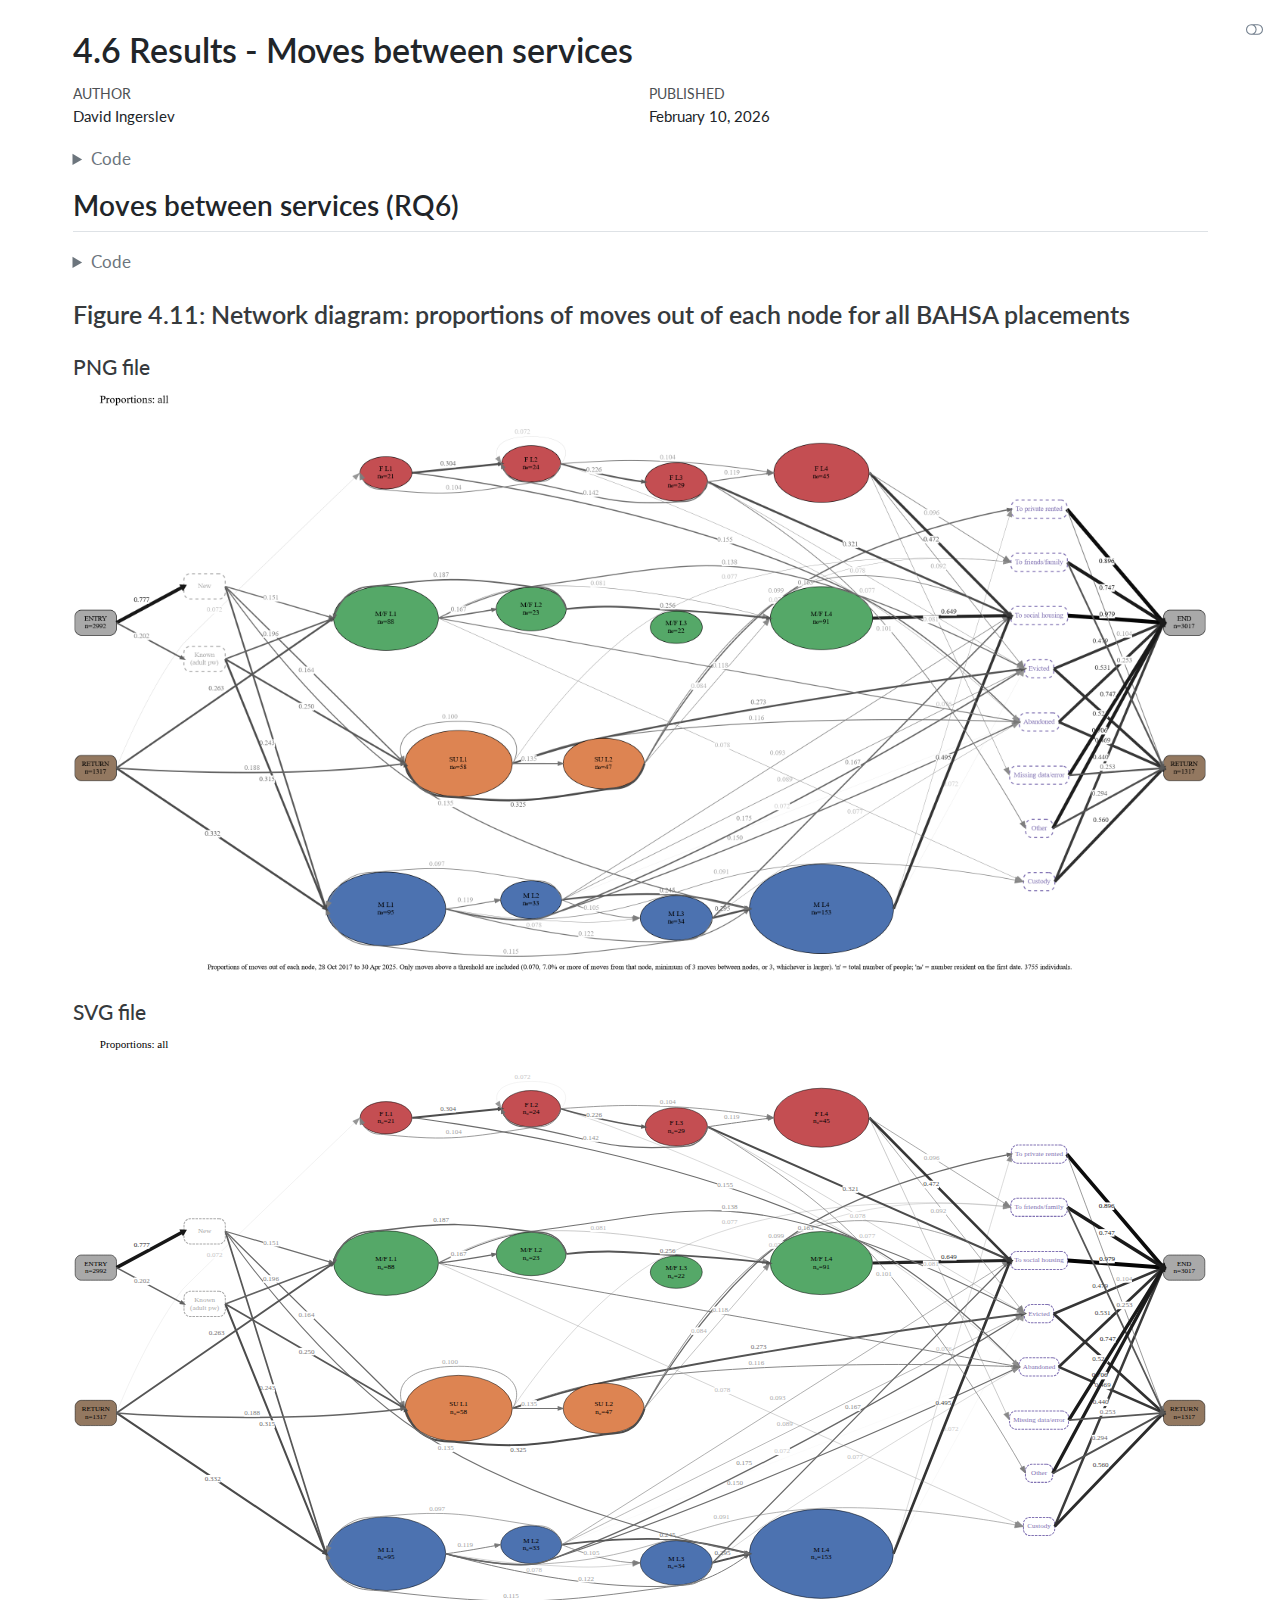
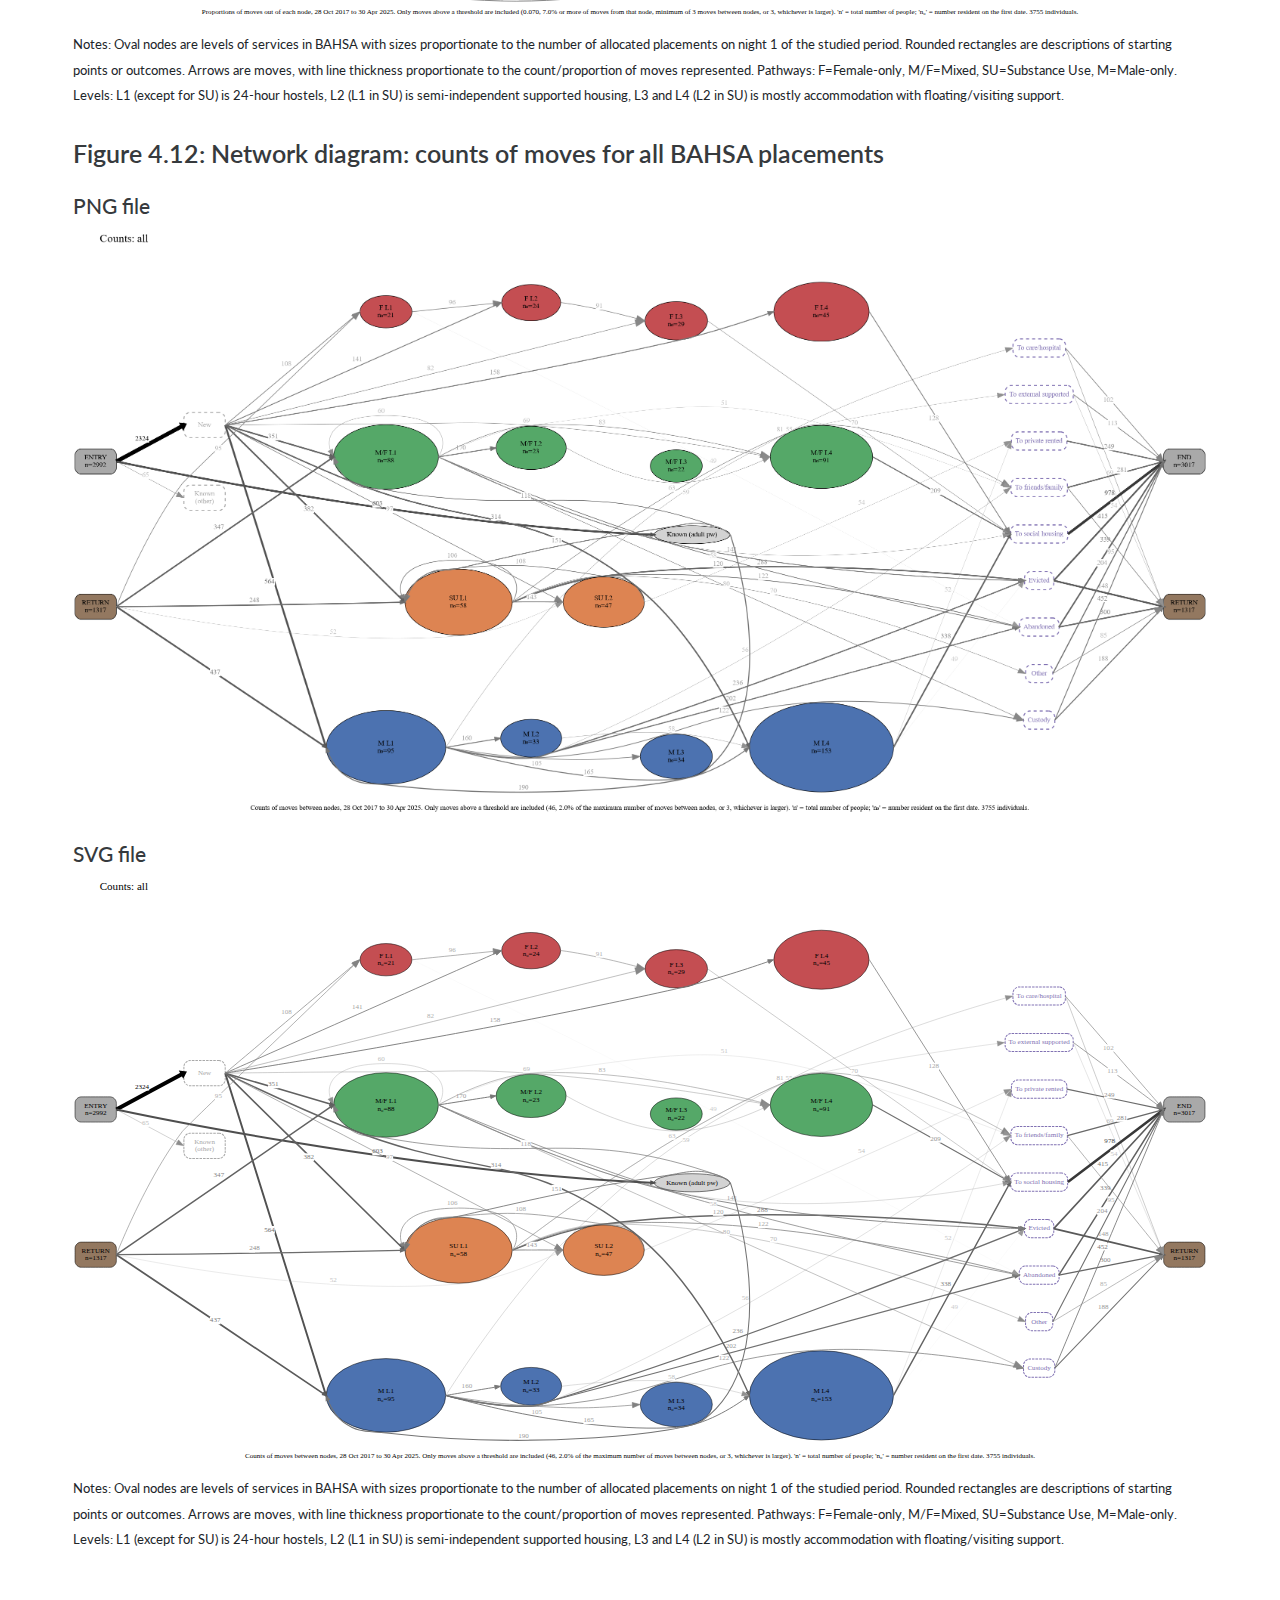
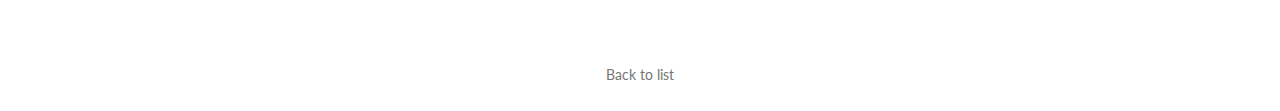
<file: docs/4.6_moves_between_services.html>
<!DOCTYPE html>
<html xmlns="http://www.w3.org/1999/xhtml" lang="en" xml:lang="en"><head>

<meta charset="utf-8">
<meta name="generator" content="quarto-1.7.31">

<meta name="viewport" content="width=device-width, initial-scale=1.0, user-scalable=yes">

<meta name="author" content="David Ingerslev">
<meta name="dcterms.date" content="2026-02-10">

<title>4.6 Results - Moves between services – BSHARP</title>
<style>
code{white-space: pre-wrap;}
span.smallcaps{font-variant: small-caps;}
div.columns{display: flex; gap: min(4vw, 1.5em);}
div.column{flex: auto; overflow-x: auto;}
div.hanging-indent{margin-left: 1.5em; text-indent: -1.5em;}
ul.task-list{list-style: none;}
ul.task-list li input[type="checkbox"] {
  width: 0.8em;
  margin: 0 0.8em 0.2em -1em; /* quarto-specific, see https://github.com/quarto-dev/quarto-cli/issues/4556 */ 
  vertical-align: middle;
}
/* CSS for syntax highlighting */
html { -webkit-text-size-adjust: 100%; }
pre > code.sourceCode { white-space: pre; position: relative; }
pre > code.sourceCode > span { display: inline-block; line-height: 1.25; }
pre > code.sourceCode > span:empty { height: 1.2em; }
.sourceCode { overflow: visible; }
code.sourceCode > span { color: inherit; text-decoration: inherit; }
div.sourceCode { margin: 1em 0; }
pre.sourceCode { margin: 0; }
@media screen {
div.sourceCode { overflow: auto; }
}
@media print {
pre > code.sourceCode { white-space: pre-wrap; }
pre > code.sourceCode > span { text-indent: -5em; padding-left: 5em; }
}
pre.numberSource code
  { counter-reset: source-line 0; }
pre.numberSource code > span
  { position: relative; left: -4em; counter-increment: source-line; }
pre.numberSource code > span > a:first-child::before
  { content: counter(source-line);
    position: relative; left: -1em; text-align: right; vertical-align: baseline;
    border: none; display: inline-block;
    -webkit-touch-callout: none; -webkit-user-select: none;
    -khtml-user-select: none; -moz-user-select: none;
    -ms-user-select: none; user-select: none;
    padding: 0 4px; width: 4em;
  }
pre.numberSource { margin-left: 3em;  padding-left: 4px; }
div.sourceCode
  {   }
@media screen {
pre > code.sourceCode > span > a:first-child::before { text-decoration: underline; }
}
</style>


<script src="site_libs/quarto-nav/quarto-nav.js"></script>
<script src="site_libs/clipboard/clipboard.min.js"></script>
<script src="site_libs/quarto-search/autocomplete.umd.js"></script>
<script src="site_libs/quarto-search/fuse.min.js"></script>
<script src="site_libs/quarto-search/quarto-search.js"></script>
<meta name="quarto:offset" content="./">
<script src="site_libs/quarto-html/quarto.js" type="module"></script>
<script src="site_libs/quarto-html/tabsets/tabsets.js" type="module"></script>
<script src="site_libs/quarto-html/popper.min.js"></script>
<script src="site_libs/quarto-html/tippy.umd.min.js"></script>
<script src="site_libs/quarto-html/anchor.min.js"></script>
<link href="site_libs/quarto-html/tippy.css" rel="stylesheet">
<link href="site_libs/quarto-html/quarto-syntax-highlighting-e1a5c8363afafaef2c763b6775fbf3ca.css" rel="stylesheet" class="quarto-color-scheme" id="quarto-text-highlighting-styles">
<link href="site_libs/quarto-html/quarto-syntax-highlighting-dark-8ef56b68f8fa1e9d2ba328e99e439f80.css" rel="stylesheet" class="quarto-color-scheme quarto-color-alternate" id="quarto-text-highlighting-styles">
<script src="site_libs/bootstrap/bootstrap.min.js"></script>
<link href="site_libs/bootstrap/bootstrap-icons.css" rel="stylesheet">
<link href="site_libs/bootstrap/bootstrap-1e6c66ebb092a045ff5cb86569894080.min.css" rel="stylesheet" append-hash="true" class="quarto-color-scheme" id="quarto-bootstrap" data-mode="light">
<link href="site_libs/bootstrap/bootstrap-dark-b1db0ee84b014cd07866e9f85700e252.min.css" rel="stylesheet" append-hash="true" class="quarto-color-scheme quarto-color-alternate" id="quarto-bootstrap" data-mode="dark">
<script id="quarto-search-options" type="application/json">{
  "location": "sidebar",
  "copy-button": false,
  "collapse-after": 3,
  "panel-placement": "start",
  "type": "textbox",
  "limit": 50,
  "keyboard-shortcut": [
    "f",
    "/",
    "s"
  ],
  "show-item-context": false,
  "language": {
    "search-no-results-text": "No results",
    "search-matching-documents-text": "matching documents",
    "search-copy-link-title": "Copy link to search",
    "search-hide-matches-text": "Hide additional matches",
    "search-more-match-text": "more match in this document",
    "search-more-matches-text": "more matches in this document",
    "search-clear-button-title": "Clear",
    "search-text-placeholder": "",
    "search-detached-cancel-button-title": "Cancel",
    "search-submit-button-title": "Submit",
    "search-label": "Search"
  }
}</script>


</head>

<body class="quarto-dark"><script id="quarto-html-before-body" type="application/javascript">
    const toggleBodyColorMode = (bsSheetEl) => {
      const mode = bsSheetEl.getAttribute("data-mode");
      const bodyEl = window.document.querySelector("body");
      if (mode === "dark") {
        bodyEl.classList.add("quarto-dark");
        bodyEl.classList.remove("quarto-light");
      } else {
        bodyEl.classList.add("quarto-light");
        bodyEl.classList.remove("quarto-dark");
      }
    }
    const toggleBodyColorPrimary = () => {
      const bsSheetEl = window.document.querySelector("link#quarto-bootstrap:not([rel=disabled-stylesheet])");
      if (bsSheetEl) {
        toggleBodyColorMode(bsSheetEl);
      }
    }
    const setColorSchemeToggle = (alternate) => {
      const toggles = window.document.querySelectorAll('.quarto-color-scheme-toggle');
      for (let i=0; i < toggles.length; i++) {
        const toggle = toggles[i];
        if (toggle) {
          if (alternate) {
            toggle.classList.add("alternate");
          } else {
            toggle.classList.remove("alternate");
          }
        }
      }
    };
    const toggleColorMode = (alternate) => {
      // Switch the stylesheets
      const primaryStylesheets = window.document.querySelectorAll('link.quarto-color-scheme:not(.quarto-color-alternate)');
      const alternateStylesheets = window.document.querySelectorAll('link.quarto-color-scheme.quarto-color-alternate');
      manageTransitions('#quarto-margin-sidebar .nav-link', false);
      if (alternate) {
        // note: dark is layered on light, we don't disable primary!
        enableStylesheet(alternateStylesheets);
        for (const sheetNode of alternateStylesheets) {
          if (sheetNode.id === "quarto-bootstrap") {
            toggleBodyColorMode(sheetNode);
          }
        }
      } else {
        disableStylesheet(alternateStylesheets);
        enableStylesheet(primaryStylesheets)
        toggleBodyColorPrimary();
      }
      manageTransitions('#quarto-margin-sidebar .nav-link', true);
      // Switch the toggles
      setColorSchemeToggle(alternate)
      // Hack to workaround the fact that safari doesn't
      // properly recolor the scrollbar when toggling (#1455)
      if (navigator.userAgent.indexOf('Safari') > 0 && navigator.userAgent.indexOf('Chrome') == -1) {
        manageTransitions("body", false);
        window.scrollTo(0, 1);
        setTimeout(() => {
          window.scrollTo(0, 0);
          manageTransitions("body", true);
        }, 40);
      }
    }
    const disableStylesheet = (stylesheets) => {
      for (let i=0; i < stylesheets.length; i++) {
        const stylesheet = stylesheets[i];
        stylesheet.rel = 'disabled-stylesheet';
      }
    }
    const enableStylesheet = (stylesheets) => {
      for (let i=0; i < stylesheets.length; i++) {
        const stylesheet = stylesheets[i];
        if(stylesheet.rel !== 'stylesheet') { // for Chrome, which will still FOUC without this check
          stylesheet.rel = 'stylesheet';
        }
      }
    }
    const manageTransitions = (selector, allowTransitions) => {
      const els = window.document.querySelectorAll(selector);
      for (let i=0; i < els.length; i++) {
        const el = els[i];
        if (allowTransitions) {
          el.classList.remove('notransition');
        } else {
          el.classList.add('notransition');
        }
      }
    }
    const isFileUrl = () => {
      return window.location.protocol === 'file:';
    }
    const hasAlternateSentinel = () => {
      let styleSentinel = getColorSchemeSentinel();
      if (styleSentinel !== null) {
        return styleSentinel === "alternate";
      } else {
        return false;
      }
    }
    const setStyleSentinel = (alternate) => {
      const value = alternate ? "alternate" : "default";
      if (!isFileUrl()) {
        window.localStorage.setItem("quarto-color-scheme", value);
      } else {
        localAlternateSentinel = value;
      }
    }
    const getColorSchemeSentinel = () => {
      if (!isFileUrl()) {
        const storageValue = window.localStorage.getItem("quarto-color-scheme");
        return storageValue != null ? storageValue : localAlternateSentinel;
      } else {
        return localAlternateSentinel;
      }
    }
    const toggleGiscusIfUsed = (isAlternate, darkModeDefault) => {
      const baseTheme = document.querySelector('#giscus-base-theme')?.value ?? 'light';
      const alternateTheme = document.querySelector('#giscus-alt-theme')?.value ?? 'dark';
      let newTheme = '';
      if(authorPrefersDark) {
        newTheme = isAlternate ? baseTheme : alternateTheme;
      } else {
        newTheme = isAlternate ? alternateTheme : baseTheme;
      }
      const changeGiscusTheme = () => {
        // From: https://github.com/giscus/giscus/issues/336
        const sendMessage = (message) => {
          const iframe = document.querySelector('iframe.giscus-frame');
          if (!iframe) return;
          iframe.contentWindow.postMessage({ giscus: message }, 'https://giscus.app');
        }
        sendMessage({
          setConfig: {
            theme: newTheme
          }
        });
      }
      const isGiscussLoaded = window.document.querySelector('iframe.giscus-frame') !== null;
      if (isGiscussLoaded) {
        changeGiscusTheme();
      }
    };
    const authorPrefersDark = true;
    const queryPrefersDark = window.matchMedia('(prefers-color-scheme: dark)');
    const darkModeDefault = queryPrefersDark.matches;
    let localAlternateSentinel = darkModeDefault ? 'alternate' : 'default';
    // Dark / light mode switch
    window.quartoToggleColorScheme = () => {
      // Read the current dark / light value
      let toAlternate = !hasAlternateSentinel();
      toggleColorMode(toAlternate);
      setStyleSentinel(toAlternate);
      toggleGiscusIfUsed(toAlternate, darkModeDefault);
      window.dispatchEvent(new Event('resize'));
    };
    queryPrefersDark.addEventListener("change", e => {
      if(window.localStorage.getItem("quarto-color-scheme") !== null)
        return;
      const alternate = e.matches
      toggleColorMode(alternate);
      localAlternateSentinel = e.matches ? 'alternate' : 'default'; // this is used alongside local storage!
      toggleGiscusIfUsed(alternate, darkModeDefault);
    });
    // Switch to dark mode if need be
    if (hasAlternateSentinel()) {
      toggleColorMode(true);
    } else {
      toggleColorMode(false);
    }
  </script>

<div id="quarto-search-results"></div>
<!-- content -->
<div id="quarto-content" class="quarto-container page-columns page-rows-contents page-layout-full">
<!-- sidebar -->
<!-- margin-sidebar -->
    
<!-- main -->
<main class="content column-page" id="quarto-document-content">


<header id="title-block-header" class="quarto-title-block default">
<div class="quarto-title">
<h1 class="title">4.6 Results - Moves between services</h1>
</div>



<div class="quarto-title-meta column-page">

    <div>
    <div class="quarto-title-meta-heading">Author</div>
    <div class="quarto-title-meta-contents">
             <p>David Ingerslev </p>
          </div>
  </div>
    
    <div>
    <div class="quarto-title-meta-heading">Published</div>
    <div class="quarto-title-meta-contents">
      <p class="date">February 10, 2026</p>
    </div>
  </div>
  
    
  </div>
  


</header>


<div id="36a945c7" class="cell" data-execution_count="1">
<details class="code-fold">
<summary>Code</summary>
<div class="sourceCode cell-code" id="cb1"><pre class="sourceCode python code-with-copy"><code class="sourceCode python"><span id="cb1-1"><a href="#cb1-1" aria-hidden="true" tabindex="-1"></a><span class="co"># Setup code</span></span>
<span id="cb1-2"><a href="#cb1-2" aria-hidden="true" tabindex="-1"></a><span class="im">import</span> pandas <span class="im">as</span> pd</span>
<span id="cb1-3"><a href="#cb1-3" aria-hidden="true" tabindex="-1"></a><span class="im">from</span> python_scripts <span class="im">import</span> setup</span>
<span id="cb1-4"><a href="#cb1-4" aria-hidden="true" tabindex="-1"></a><span class="im">from</span> python_scripts <span class="im">import</span> services</span>
<span id="cb1-5"><a href="#cb1-5" aria-hidden="true" tabindex="-1"></a><span class="im">from</span> python_scripts <span class="im">import</span> helper</span>
<span id="cb1-6"><a href="#cb1-6" aria-hidden="true" tabindex="-1"></a>df, dffp <span class="op">=</span> setup.setup(verbose<span class="op">=</span><span class="va">False</span>)</span>
<span id="cb1-7"><a href="#cb1-7" aria-hidden="true" tabindex="-1"></a></span>
<span id="cb1-8"><a href="#cb1-8" aria-hidden="true" tabindex="-1"></a><span class="im">from</span> python_scripts <span class="im">import</span> distinct_pathways</span>
<span id="cb1-9"><a href="#cb1-9" aria-hidden="true" tabindex="-1"></a>dpw_pls <span class="op">=</span> distinct_pathways.get_distinct_pathways_routes(dffp)</span>
<span id="cb1-10"><a href="#cb1-10" aria-hidden="true" tabindex="-1"></a>qrows <span class="op">=</span> dpw_pls[<span class="st">"rt_end_cat"</span>] <span class="op">==</span> <span class="st">"[Not ended or invalid end reason]"</span></span>
<span id="cb1-11"><a href="#cb1-11" aria-hidden="true" tabindex="-1"></a>dpw_pls.loc[qrows, <span class="st">"rt_end_cat"</span>] <span class="op">=</span> dpw_pls.loc[qrows, <span class="st">"pl_end_dt"</span>].isna().<span class="bu">map</span>({<span class="va">True</span>: <span class="st">"[Not ended]"</span>, <span class="va">False</span>: <span class="st">"Missing data/error"</span>})</span>
<span id="cb1-12"><a href="#cb1-12" aria-hidden="true" tabindex="-1"></a>dpw_pls[<span class="st">"rt_end_cat"</span>] <span class="op">=</span> dpw_pls[<span class="st">"rt_end_cat"</span>].<span class="bu">str</span>.replace(<span class="st">"To care/hosp."</span>, <span class="st">"To care/hospital"</span>)</span>
<span id="cb1-13"><a href="#cb1-13" aria-hidden="true" tabindex="-1"></a>dpw_rt_starts <span class="op">=</span> dpw_pls.groupby(<span class="st">"route_id"</span>).head(<span class="dv">1</span>)</span>
<span id="cb1-14"><a href="#cb1-14" aria-hidden="true" tabindex="-1"></a>dpw_rt_ends <span class="op">=</span> dpw_pls.groupby(<span class="st">"route_id"</span>).tail(<span class="dv">1</span>)</span>
<span id="cb1-15"><a href="#cb1-15" aria-hidden="true" tabindex="-1"></a>dpw_clis <span class="op">=</span> dpw_pls.groupby([<span class="st">"o_cli_id"</span>]).head(<span class="dv">1</span>)  <span class="co"># 1 duplicate client but first entry has more detailed answers</span></span>
<span id="cb1-16"><a href="#cb1-16" aria-hidden="true" tabindex="-1"></a></span>
<span id="cb1-17"><a href="#cb1-17" aria-hidden="true" tabindex="-1"></a><span class="im">import</span> matplotlib</span>
<span id="cb1-18"><a href="#cb1-18" aria-hidden="true" tabindex="-1"></a><span class="im">import</span> matplotlib.pyplot <span class="im">as</span> plt</span>
<span id="cb1-19"><a href="#cb1-19" aria-hidden="true" tabindex="-1"></a>matplotlib.rcParams.update({</span>
<span id="cb1-20"><a href="#cb1-20" aria-hidden="true" tabindex="-1"></a>    <span class="st">'figure.figsize'</span>: (<span class="fl">6.2</span>, <span class="fl">4.1</span>),</span>
<span id="cb1-21"><a href="#cb1-21" aria-hidden="true" tabindex="-1"></a>    <span class="st">'font.size'</span>: <span class="dv">12</span>,</span>
<span id="cb1-22"><a href="#cb1-22" aria-hidden="true" tabindex="-1"></a>    <span class="st">'figure.constrained_layout.use'</span>: <span class="va">True</span></span>
<span id="cb1-23"><a href="#cb1-23" aria-hidden="true" tabindex="-1"></a>})</span>
<span id="cb1-24"><a href="#cb1-24" aria-hidden="true" tabindex="-1"></a></span>
<span id="cb1-25"><a href="#cb1-25" aria-hidden="true" tabindex="-1"></a>excel_output <span class="op">=</span> {}</span></code><button title="Copy to Clipboard" class="code-copy-button"><i class="bi"></i></button></pre></div>
</details>
</div>
<section id="moves-between-services-rq6" class="level2">
<h2 class="anchored" data-anchor-id="moves-between-services-rq6">Moves between services (RQ6)</h2>
<div id="80e9732a" class="cell" data-execution_count="2">
<details class="code-fold">
<summary>Code</summary>
<div class="sourceCode cell-code" id="cb2"><pre class="sourceCode python code-with-copy"><code class="sourceCode python"><span id="cb2-1"><a href="#cb2-1" aria-hidden="true" tabindex="-1"></a><span class="co"># Set up networks</span></span>
<span id="cb2-2"><a href="#cb2-2" aria-hidden="true" tabindex="-1"></a><span class="im">from</span> IPython.display <span class="im">import</span> Image, display</span>
<span id="cb2-3"><a href="#cb2-3" aria-hidden="true" tabindex="-1"></a><span class="im">from</span> python_scripts.graphics <span class="im">import</span> showImg</span>
<span id="cb2-4"><a href="#cb2-4" aria-hidden="true" tabindex="-1"></a><span class="im">from</span> python_scripts <span class="im">import</span> networks</span>
<span id="cb2-5"><a href="#cb2-5" aria-hidden="true" tabindex="-1"></a><span class="im">from</span> python_scripts <span class="im">import</span> network_graphs</span>
<span id="cb2-6"><a href="#cb2-6" aria-hidden="true" tabindex="-1"></a></span>
<span id="cb2-7"><a href="#cb2-7" aria-hidden="true" tabindex="-1"></a>extant <span class="op">=</span> dpw_pls.groupby(<span class="st">"o_cli_id"</span>).head(<span class="dv">1</span>)[</span>
<span id="cb2-8"><a href="#cb2-8" aria-hidden="true" tabindex="-1"></a>    <span class="kw">lambda</span> x: x.pl_start_dt <span class="op">&lt;</span> distinct_pathways.dpw_start_dt</span>
<span id="cb2-9"><a href="#cb2-9" aria-hidden="true" tabindex="-1"></a>]</span>
<span id="cb2-10"><a href="#cb2-10" aria-hidden="true" tabindex="-1"></a>network_definitions <span class="op">=</span> [</span>
<span id="cb2-11"><a href="#cb2-11" aria-hidden="true" tabindex="-1"></a>    {<span class="st">"title"</span>: <span class="st">"all"</span>, <span class="st">"df"</span>: dpw_pls},</span>
<span id="cb2-12"><a href="#cb2-12" aria-hidden="true" tabindex="-1"></a>]</span>
<span id="cb2-13"><a href="#cb2-13" aria-hidden="true" tabindex="-1"></a>DGs <span class="op">=</span> []</span>
<span id="cb2-14"><a href="#cb2-14" aria-hidden="true" tabindex="-1"></a>min_n <span class="op">=</span> <span class="dv">3</span></span>
<span id="cb2-15"><a href="#cb2-15" aria-hidden="true" tabindex="-1"></a>nt <span class="op">=</span> <span class="st">"svc_typelvl"</span></span>
<span id="cb2-16"><a href="#cb2-16" aria-hidden="true" tabindex="-1"></a><span class="cf">for</span> i <span class="kw">in</span> network_definitions:</span>
<span id="cb2-17"><a href="#cb2-17" aria-hidden="true" tabindex="-1"></a>    title_i, df_i <span class="op">=</span> (i.get(key) <span class="cf">for</span> key <span class="kw">in</span> [<span class="st">"title"</span>, <span class="st">"df"</span>])</span>
<span id="cb2-18"><a href="#cb2-18" aria-hidden="true" tabindex="-1"></a>    sorted_end_cats <span class="op">=</span> distinct_pathways.get_sorted_end_cats(df_i)</span>
<span id="cb2-19"><a href="#cb2-19" aria-hidden="true" tabindex="-1"></a>    adj_list_i, edge_list_i <span class="op">=</span> networks.mkAdjEdgeLists(dffp, df_i, [nt])</span>
<span id="cb2-20"><a href="#cb2-20" aria-hidden="true" tabindex="-1"></a>    DG <span class="op">=</span> network_graphs.mkDgraph(edge_list_i[nt], title<span class="op">=</span>title_i, threshold<span class="op">=</span><span class="fl">0.07</span>,</span>
<span id="cb2-21"><a href="#cb2-21" aria-hidden="true" tabindex="-1"></a>                                 min_n<span class="op">=</span>min_n, sorted_end_cats<span class="op">=</span>sorted_end_cats, capacities<span class="op">=</span>distinct_pathways.capacities,</span>
<span id="cb2-22"><a href="#cb2-22" aria-hidden="true" tabindex="-1"></a>                                 individuals<span class="op">=</span>df_i.o_cli_id.nunique())</span>
<span id="cb2-23"><a href="#cb2-23" aria-hidden="true" tabindex="-1"></a>    DGs.append(DG)</span>
<span id="cb2-24"><a href="#cb2-24" aria-hidden="true" tabindex="-1"></a>    DG <span class="op">=</span> network_graphs.mkDgraph(adj_list_i[nt], title<span class="op">=</span>title_i, threshold<span class="op">=</span>(<span class="fl">0.020</span> <span class="op">*</span> adj_list_i[nt].weight.<span class="bu">max</span>()),</span>
<span id="cb2-25"><a href="#cb2-25" aria-hidden="true" tabindex="-1"></a>                                 min_n<span class="op">=</span>min_n, sorted_end_cats<span class="op">=</span>sorted_end_cats, capacities<span class="op">=</span>distinct_pathways.capacities,</span>
<span id="cb2-26"><a href="#cb2-26" aria-hidden="true" tabindex="-1"></a>                                 individuals<span class="op">=</span>df_i.o_cli_id.nunique())</span>
<span id="cb2-27"><a href="#cb2-27" aria-hidden="true" tabindex="-1"></a>    DGs.append(DG)</span>
<span id="cb2-28"><a href="#cb2-28" aria-hidden="true" tabindex="-1"></a></span>
<span id="cb2-29"><a href="#cb2-29" aria-hidden="true" tabindex="-1"></a>fig_4_11_svg <span class="op">=</span> <span class="st">"img_output/Figure_4.11.svg"</span></span>
<span id="cb2-30"><a href="#cb2-30" aria-hidden="true" tabindex="-1"></a>fig_4_11_png <span class="op">=</span> <span class="st">"img_output/Figure_4.11.png"</span></span>
<span id="cb2-31"><a href="#cb2-31" aria-hidden="true" tabindex="-1"></a>DGs[<span class="dv">0</span>].draw(<span class="bu">format</span><span class="op">=</span><span class="st">"png"</span>, prog<span class="op">=</span><span class="st">"neato"</span>, path<span class="op">=</span>fig_4_11_png)</span>
<span id="cb2-32"><a href="#cb2-32" aria-hidden="true" tabindex="-1"></a>DGs[<span class="dv">0</span>].draw(<span class="bu">format</span><span class="op">=</span><span class="st">"svg"</span>, prog<span class="op">=</span><span class="st">"neato"</span>, path<span class="op">=</span>fig_4_11_svg)</span>
<span id="cb2-33"><a href="#cb2-33" aria-hidden="true" tabindex="-1"></a>fig_4_12_svg <span class="op">=</span> <span class="st">"img_output/Figure_4.12.svg"</span></span>
<span id="cb2-34"><a href="#cb2-34" aria-hidden="true" tabindex="-1"></a>fig_4_12_png <span class="op">=</span> <span class="st">"img_output/Figure_4.12.png"</span></span>
<span id="cb2-35"><a href="#cb2-35" aria-hidden="true" tabindex="-1"></a>DGs[<span class="dv">1</span>].draw(<span class="bu">format</span><span class="op">=</span><span class="st">"png"</span>, prog<span class="op">=</span><span class="st">"neato"</span>, path<span class="op">=</span>fig_4_12_png)</span>
<span id="cb2-36"><a href="#cb2-36" aria-hidden="true" tabindex="-1"></a>DGs[<span class="dv">1</span>].draw(<span class="bu">format</span><span class="op">=</span><span class="st">"svg"</span>, prog<span class="op">=</span><span class="st">"neato"</span>, path<span class="op">=</span>fig_4_12_svg)</span></code><button title="Copy to Clipboard" class="code-copy-button"><i class="bi"></i></button></pre></div>
</details>
</div>
<section id="figure-4.11-network-diagram-proportions-of-moves-out-of-each-node-for-all-bahsa-placements" class="level3">
<h3 class="anchored" data-anchor-id="figure-4.11-network-diagram-proportions-of-moves-out-of-each-node-for-all-bahsa-placements">Figure 4.11: Network diagram: proportions of moves out of each node for all BAHSA placements</h3>
<section id="png-file" class="level4">
<h4 class="anchored" data-anchor-id="png-file">PNG file</h4>
<p><img src="img_output/Figure_4.11.png" class="img-fluid"></p>
</section>
<section id="svg-file" class="level4">
<h4 class="anchored" data-anchor-id="svg-file">SVG file</h4>
<p><img src="img_output/Figure_4.11.svg" class="img-fluid"></p>
<p><sup>Notes: Oval nodes are levels of services in BAHSA with sizes proportionate to the number of allocated placements on night 1 of the studied period. Rounded rectangles are descriptions of starting points or outcomes. Arrows are moves, with line thickness proportionate to the count/proportion of moves represented. Pathways: F=Female-only, M/F=Mixed, SU=Substance Use, M=Male-only. Levels: L1 (except for SU) is 24-hour hostels, L2 (L1 in SU) is semi-independent supported housing, L3 and L4 (L2 in SU) is mostly accommodation with floating/visiting support.</sup></p>
</section>
</section>
<section id="figure-4.12-network-diagram-counts-of-moves-for-all-bahsa-placements" class="level3">
<h3 class="anchored" data-anchor-id="figure-4.12-network-diagram-counts-of-moves-for-all-bahsa-placements">Figure 4.12: Network diagram: counts of moves for all BAHSA placements</h3>
<section id="png-file-1" class="level4">
<h4 class="anchored" data-anchor-id="png-file-1">PNG file</h4>
<p><img src="img_output/Figure_4.12.png" class="img-fluid"></p>
</section>
<section id="svg-file-1" class="level4">
<h4 class="anchored" data-anchor-id="svg-file-1">SVG file</h4>
<p><img src="img_output/Figure_4.12.svg" class="img-fluid"></p>
<p><sup>Notes: Oval nodes are levels of services in BAHSA with sizes proportionate to the number of allocated placements on night 1 of the studied period. Rounded rectangles are descriptions of starting points or outcomes. Arrows are moves, with line thickness proportionate to the count/proportion of moves represented. Pathways: F=Female-only, M/F=Mixed, SU=Substance Use, M=Male-only. Levels: L1 (except for SU) is 24-hour hostels, L2 (L1 in SU) is semi-independent supported housing, L3 and L4 (L2 in SU) is mostly accommodation with floating/visiting support.</sup></p>


</section>
</section>
</section>

</main> <!-- /main -->
<script id="quarto-html-after-body" type="application/javascript">
  window.document.addEventListener("DOMContentLoaded", function (event) {
    // Ensure there is a toggle, if there isn't float one in the top right
    if (window.document.querySelector('.quarto-color-scheme-toggle') === null) {
      const a = window.document.createElement('a');
      a.classList.add('top-right');
      a.classList.add('quarto-color-scheme-toggle');
      a.href = "";
      a.onclick = function() { try { window.quartoToggleColorScheme(); } catch {} return false; };
      const i = window.document.createElement("i");
      i.classList.add('bi');
      a.appendChild(i);
      window.document.body.appendChild(a);
    }
    setColorSchemeToggle(hasAlternateSentinel())
    const icon = "";
    const anchorJS = new window.AnchorJS();
    anchorJS.options = {
      placement: 'right',
      icon: icon
    };
    anchorJS.add('.anchored');
    const isCodeAnnotation = (el) => {
      for (const clz of el.classList) {
        if (clz.startsWith('code-annotation-')) {                     
          return true;
        }
      }
      return false;
    }
    const onCopySuccess = function(e) {
      // button target
      const button = e.trigger;
      // don't keep focus
      button.blur();
      // flash "checked"
      button.classList.add('code-copy-button-checked');
      var currentTitle = button.getAttribute("title");
      button.setAttribute("title", "Copied!");
      let tooltip;
      if (window.bootstrap) {
        button.setAttribute("data-bs-toggle", "tooltip");
        button.setAttribute("data-bs-placement", "left");
        button.setAttribute("data-bs-title", "Copied!");
        tooltip = new bootstrap.Tooltip(button, 
          { trigger: "manual", 
            customClass: "code-copy-button-tooltip",
            offset: [0, -8]});
        tooltip.show();    
      }
      setTimeout(function() {
        if (tooltip) {
          tooltip.hide();
          button.removeAttribute("data-bs-title");
          button.removeAttribute("data-bs-toggle");
          button.removeAttribute("data-bs-placement");
        }
        button.setAttribute("title", currentTitle);
        button.classList.remove('code-copy-button-checked');
      }, 1000);
      // clear code selection
      e.clearSelection();
    }
    const getTextToCopy = function(trigger) {
        const codeEl = trigger.previousElementSibling.cloneNode(true);
        for (const childEl of codeEl.children) {
          if (isCodeAnnotation(childEl)) {
            childEl.remove();
          }
        }
        return codeEl.innerText;
    }
    const clipboard = new window.ClipboardJS('.code-copy-button:not([data-in-quarto-modal])', {
      text: getTextToCopy
    });
    clipboard.on('success', onCopySuccess);
    if (window.document.getElementById('quarto-embedded-source-code-modal')) {
      const clipboardModal = new window.ClipboardJS('.code-copy-button[data-in-quarto-modal]', {
        text: getTextToCopy,
        container: window.document.getElementById('quarto-embedded-source-code-modal')
      });
      clipboardModal.on('success', onCopySuccess);
    }
      var localhostRegex = new RegExp(/^(?:http|https):\/\/localhost\:?[0-9]*\//);
      var mailtoRegex = new RegExp(/^mailto:/);
        var filterRegex = new RegExp('/' + window.location.host + '/');
      var isInternal = (href) => {
          return filterRegex.test(href) || localhostRegex.test(href) || mailtoRegex.test(href);
      }
      // Inspect non-navigation links and adorn them if external
     var links = window.document.querySelectorAll('a[href]:not(.nav-link):not(.navbar-brand):not(.toc-action):not(.sidebar-link):not(.sidebar-item-toggle):not(.pagination-link):not(.no-external):not([aria-hidden]):not(.dropdown-item):not(.quarto-navigation-tool):not(.about-link)');
      for (var i=0; i<links.length; i++) {
        const link = links[i];
        if (!isInternal(link.href)) {
          // undo the damage that might have been done by quarto-nav.js in the case of
          // links that we want to consider external
          if (link.dataset.originalHref !== undefined) {
            link.href = link.dataset.originalHref;
          }
        }
      }
    function tippyHover(el, contentFn, onTriggerFn, onUntriggerFn) {
      const config = {
        allowHTML: true,
        maxWidth: 500,
        delay: 100,
        arrow: false,
        appendTo: function(el) {
            return el.parentElement;
        },
        interactive: true,
        interactiveBorder: 10,
        theme: 'quarto',
        placement: 'bottom-start',
      };
      if (contentFn) {
        config.content = contentFn;
      }
      if (onTriggerFn) {
        config.onTrigger = onTriggerFn;
      }
      if (onUntriggerFn) {
        config.onUntrigger = onUntriggerFn;
      }
      window.tippy(el, config); 
    }
    const noterefs = window.document.querySelectorAll('a[role="doc-noteref"]');
    for (var i=0; i<noterefs.length; i++) {
      const ref = noterefs[i];
      tippyHover(ref, function() {
        // use id or data attribute instead here
        let href = ref.getAttribute('data-footnote-href') || ref.getAttribute('href');
        try { href = new URL(href).hash; } catch {}
        const id = href.replace(/^#\/?/, "");
        const note = window.document.getElementById(id);
        if (note) {
          return note.innerHTML;
        } else {
          return "";
        }
      });
    }
    const xrefs = window.document.querySelectorAll('a.quarto-xref');
    const processXRef = (id, note) => {
      // Strip column container classes
      const stripColumnClz = (el) => {
        el.classList.remove("page-full", "page-columns");
        if (el.children) {
          for (const child of el.children) {
            stripColumnClz(child);
          }
        }
      }
      stripColumnClz(note)
      if (id === null || id.startsWith('sec-')) {
        // Special case sections, only their first couple elements
        const container = document.createElement("div");
        if (note.children && note.children.length > 2) {
          container.appendChild(note.children[0].cloneNode(true));
          for (let i = 1; i < note.children.length; i++) {
            const child = note.children[i];
            if (child.tagName === "P" && child.innerText === "") {
              continue;
            } else {
              container.appendChild(child.cloneNode(true));
              break;
            }
          }
          if (window.Quarto?.typesetMath) {
            window.Quarto.typesetMath(container);
          }
          return container.innerHTML
        } else {
          if (window.Quarto?.typesetMath) {
            window.Quarto.typesetMath(note);
          }
          return note.innerHTML;
        }
      } else {
        // Remove any anchor links if they are present
        const anchorLink = note.querySelector('a.anchorjs-link');
        if (anchorLink) {
          anchorLink.remove();
        }
        if (window.Quarto?.typesetMath) {
          window.Quarto.typesetMath(note);
        }
        if (note.classList.contains("callout")) {
          return note.outerHTML;
        } else {
          return note.innerHTML;
        }
      }
    }
    for (var i=0; i<xrefs.length; i++) {
      const xref = xrefs[i];
      tippyHover(xref, undefined, function(instance) {
        instance.disable();
        let url = xref.getAttribute('href');
        let hash = undefined; 
        if (url.startsWith('#')) {
          hash = url;
        } else {
          try { hash = new URL(url).hash; } catch {}
        }
        if (hash) {
          const id = hash.replace(/^#\/?/, "");
          const note = window.document.getElementById(id);
          if (note !== null) {
            try {
              const html = processXRef(id, note.cloneNode(true));
              instance.setContent(html);
            } finally {
              instance.enable();
              instance.show();
            }
          } else {
            // See if we can fetch this
            fetch(url.split('#')[0])
            .then(res => res.text())
            .then(html => {
              const parser = new DOMParser();
              const htmlDoc = parser.parseFromString(html, "text/html");
              const note = htmlDoc.getElementById(id);
              if (note !== null) {
                const html = processXRef(id, note);
                instance.setContent(html);
              } 
            }).finally(() => {
              instance.enable();
              instance.show();
            });
          }
        } else {
          // See if we can fetch a full url (with no hash to target)
          // This is a special case and we should probably do some content thinning / targeting
          fetch(url)
          .then(res => res.text())
          .then(html => {
            const parser = new DOMParser();
            const htmlDoc = parser.parseFromString(html, "text/html");
            const note = htmlDoc.querySelector('main.content');
            if (note !== null) {
              // This should only happen for chapter cross references
              // (since there is no id in the URL)
              // remove the first header
              if (note.children.length > 0 && note.children[0].tagName === "HEADER") {
                note.children[0].remove();
              }
              const html = processXRef(null, note);
              instance.setContent(html);
            } 
          }).finally(() => {
            instance.enable();
            instance.show();
          });
        }
      }, function(instance) {
      });
    }
        let selectedAnnoteEl;
        const selectorForAnnotation = ( cell, annotation) => {
          let cellAttr = 'data-code-cell="' + cell + '"';
          let lineAttr = 'data-code-annotation="' +  annotation + '"';
          const selector = 'span[' + cellAttr + '][' + lineAttr + ']';
          return selector;
        }
        const selectCodeLines = (annoteEl) => {
          const doc = window.document;
          const targetCell = annoteEl.getAttribute("data-target-cell");
          const targetAnnotation = annoteEl.getAttribute("data-target-annotation");
          const annoteSpan = window.document.querySelector(selectorForAnnotation(targetCell, targetAnnotation));
          const lines = annoteSpan.getAttribute("data-code-lines").split(",");
          const lineIds = lines.map((line) => {
            return targetCell + "-" + line;
          })
          let top = null;
          let height = null;
          let parent = null;
          if (lineIds.length > 0) {
              //compute the position of the single el (top and bottom and make a div)
              const el = window.document.getElementById(lineIds[0]);
              top = el.offsetTop;
              height = el.offsetHeight;
              parent = el.parentElement.parentElement;
            if (lineIds.length > 1) {
              const lastEl = window.document.getElementById(lineIds[lineIds.length - 1]);
              const bottom = lastEl.offsetTop + lastEl.offsetHeight;
              height = bottom - top;
            }
            if (top !== null && height !== null && parent !== null) {
              // cook up a div (if necessary) and position it 
              let div = window.document.getElementById("code-annotation-line-highlight");
              if (div === null) {
                div = window.document.createElement("div");
                div.setAttribute("id", "code-annotation-line-highlight");
                div.style.position = 'absolute';
                parent.appendChild(div);
              }
              div.style.top = top - 2 + "px";
              div.style.height = height + 4 + "px";
              div.style.left = 0;
              let gutterDiv = window.document.getElementById("code-annotation-line-highlight-gutter");
              if (gutterDiv === null) {
                gutterDiv = window.document.createElement("div");
                gutterDiv.setAttribute("id", "code-annotation-line-highlight-gutter");
                gutterDiv.style.position = 'absolute';
                const codeCell = window.document.getElementById(targetCell);
                const gutter = codeCell.querySelector('.code-annotation-gutter');
                gutter.appendChild(gutterDiv);
              }
              gutterDiv.style.top = top - 2 + "px";
              gutterDiv.style.height = height + 4 + "px";
            }
            selectedAnnoteEl = annoteEl;
          }
        };
        const unselectCodeLines = () => {
          const elementsIds = ["code-annotation-line-highlight", "code-annotation-line-highlight-gutter"];
          elementsIds.forEach((elId) => {
            const div = window.document.getElementById(elId);
            if (div) {
              div.remove();
            }
          });
          selectedAnnoteEl = undefined;
        };
          // Handle positioning of the toggle
      window.addEventListener(
        "resize",
        throttle(() => {
          elRect = undefined;
          if (selectedAnnoteEl) {
            selectCodeLines(selectedAnnoteEl);
          }
        }, 10)
      );
      function throttle(fn, ms) {
      let throttle = false;
      let timer;
        return (...args) => {
          if(!throttle) { // first call gets through
              fn.apply(this, args);
              throttle = true;
          } else { // all the others get throttled
              if(timer) clearTimeout(timer); // cancel #2
              timer = setTimeout(() => {
                fn.apply(this, args);
                timer = throttle = false;
              }, ms);
          }
        };
      }
        // Attach click handler to the DT
        const annoteDls = window.document.querySelectorAll('dt[data-target-cell]');
        for (const annoteDlNode of annoteDls) {
          annoteDlNode.addEventListener('click', (event) => {
            const clickedEl = event.target;
            if (clickedEl !== selectedAnnoteEl) {
              unselectCodeLines();
              const activeEl = window.document.querySelector('dt[data-target-cell].code-annotation-active');
              if (activeEl) {
                activeEl.classList.remove('code-annotation-active');
              }
              selectCodeLines(clickedEl);
              clickedEl.classList.add('code-annotation-active');
            } else {
              // Unselect the line
              unselectCodeLines();
              clickedEl.classList.remove('code-annotation-active');
            }
          });
        }
    const findCites = (el) => {
      const parentEl = el.parentElement;
      if (parentEl) {
        const cites = parentEl.dataset.cites;
        if (cites) {
          return {
            el,
            cites: cites.split(' ')
          };
        } else {
          return findCites(el.parentElement)
        }
      } else {
        return undefined;
      }
    };
    var bibliorefs = window.document.querySelectorAll('a[role="doc-biblioref"]');
    for (var i=0; i<bibliorefs.length; i++) {
      const ref = bibliorefs[i];
      const citeInfo = findCites(ref);
      if (citeInfo) {
        tippyHover(citeInfo.el, function() {
          var popup = window.document.createElement('div');
          citeInfo.cites.forEach(function(cite) {
            var citeDiv = window.document.createElement('div');
            citeDiv.classList.add('hanging-indent');
            citeDiv.classList.add('csl-entry');
            var biblioDiv = window.document.getElementById('ref-' + cite);
            if (biblioDiv) {
              citeDiv.innerHTML = biblioDiv.innerHTML;
            }
            popup.appendChild(citeDiv);
          });
          return popup.innerHTML;
        });
      }
    }
  });
  </script>
</div> <!-- /content -->
<footer class="footer">
  <div class="nav-footer">
    <div class="nav-footer-left">
      &nbsp;
    </div>   
    <div class="nav-footer-center">
      <ul class="footer-items list-unstyled">
    <li class="nav-item">
    <a class="nav-link" href="./index.html">
<p>Back to list</p>
</a>
  </li>  
</ul>
    </div>
    <div class="nav-footer-right">
      &nbsp;
    </div>
  </div>
</footer>




</body></html>
</file>
<file: docs/site_libs/quarto-html/tippy.css>
.tippy-box[data-animation=fade][data-state=hidden]{opacity:0}[data-tippy-root]{max-width:calc(100vw - 10px)}.tippy-box{position:relative;background-color:#333;color:#fff;border-radius:4px;font-size:14px;line-height:1.4;white-space:normal;outline:0;transition-property:transform,visibility,opacity}.tippy-box[data-placement^=top]>.tippy-arrow{bottom:0}.tippy-box[data-placement^=top]>.tippy-arrow:before{bottom:-7px;left:0;border-width:8px 8px 0;border-top-color:initial;transform-origin:center top}.tippy-box[data-placement^=bottom]>.tippy-arrow{top:0}.tippy-box[data-placement^=bottom]>.tippy-arrow:before{top:-7px;left:0;border-width:0 8px 8px;border-bottom-color:initial;transform-origin:center bottom}.tippy-box[data-placement^=left]>.tippy-arrow{right:0}.tippy-box[data-placement^=left]>.tippy-arrow:before{border-width:8px 0 8px 8px;border-left-color:initial;right:-7px;transform-origin:center left}.tippy-box[data-placement^=right]>.tippy-arrow{left:0}.tippy-box[data-placement^=right]>.tippy-arrow:before{left:-7px;border-width:8px 8px 8px 0;border-right-color:initial;transform-origin:center right}.tippy-box[data-inertia][data-state=visible]{transition-timing-function:cubic-bezier(.54,1.5,.38,1.11)}.tippy-arrow{width:16px;height:16px;color:#333}.tippy-arrow:before{content:"";position:absolute;border-color:transparent;border-style:solid}.tippy-content{position:relative;padding:5px 9px;z-index:1}
</file>
<file: docs/site_libs/quarto-html/quarto-syntax-highlighting-e1a5c8363afafaef2c763b6775fbf3ca.css>
/* quarto syntax highlight colors */
:root {
  --quarto-hl-ot-color: #003B4F;
  --quarto-hl-at-color: #657422;
  --quarto-hl-ss-color: #20794D;
  --quarto-hl-an-color: #5E5E5E;
  --quarto-hl-fu-color: #4758AB;
  --quarto-hl-st-color: #20794D;
  --quarto-hl-cf-color: #003B4F;
  --quarto-hl-op-color: #5E5E5E;
  --quarto-hl-er-color: #AD0000;
  --quarto-hl-bn-color: #AD0000;
  --quarto-hl-al-color: #AD0000;
  --quarto-hl-va-color: #111111;
  --quarto-hl-bu-color: inherit;
  --quarto-hl-ex-color: inherit;
  --quarto-hl-pp-color: #AD0000;
  --quarto-hl-in-color: #5E5E5E;
  --quarto-hl-vs-color: #20794D;
  --quarto-hl-wa-color: #5E5E5E;
  --quarto-hl-do-color: #5E5E5E;
  --quarto-hl-im-color: #00769E;
  --quarto-hl-ch-color: #20794D;
  --quarto-hl-dt-color: #AD0000;
  --quarto-hl-fl-color: #AD0000;
  --quarto-hl-co-color: #5E5E5E;
  --quarto-hl-cv-color: #5E5E5E;
  --quarto-hl-cn-color: #8f5902;
  --quarto-hl-sc-color: #5E5E5E;
  --quarto-hl-dv-color: #AD0000;
  --quarto-hl-kw-color: #003B4F;
}

/* other quarto variables */
:root {
  --quarto-font-monospace: SFMono-Regular, Menlo, Monaco, Consolas, "Liberation Mono", "Courier New", monospace;
}

/* syntax highlight based on Pandoc's rules */
pre > code.sourceCode > span {
  color: #003B4F;
}

code.sourceCode > span {
  color: #003B4F;
}

div.sourceCode,
div.sourceCode pre.sourceCode {
  color: #003B4F;
}

/* Normal */
code span {
  color: #003B4F;
}

/* Alert */
code span.al {
  color: #AD0000;
  font-style: inherit;
}

/* Annotation */
code span.an {
  color: #5E5E5E;
  font-style: inherit;
}

/* Attribute */
code span.at {
  color: #657422;
  font-style: inherit;
}

/* BaseN */
code span.bn {
  color: #AD0000;
  font-style: inherit;
}

/* BuiltIn */
code span.bu {
  font-style: inherit;
}

/* ControlFlow */
code span.cf {
  color: #003B4F;
  font-weight: bold;
  font-style: inherit;
}

/* Char */
code span.ch {
  color: #20794D;
  font-style: inherit;
}

/* Constant */
code span.cn {
  color: #8f5902;
  font-style: inherit;
}

/* Comment */
code span.co {
  color: #5E5E5E;
  font-style: inherit;
}

/* CommentVar */
code span.cv {
  color: #5E5E5E;
  font-style: italic;
}

/* Documentation */
code span.do {
  color: #5E5E5E;
  font-style: italic;
}

/* DataType */
code span.dt {
  color: #AD0000;
  font-style: inherit;
}

/* DecVal */
code span.dv {
  color: #AD0000;
  font-style: inherit;
}

/* Error */
code span.er {
  color: #AD0000;
  font-style: inherit;
}

/* Extension */
code span.ex {
  font-style: inherit;
}

/* Float */
code span.fl {
  color: #AD0000;
  font-style: inherit;
}

/* Function */
code span.fu {
  color: #4758AB;
  font-style: inherit;
}

/* Import */
code span.im {
  color: #00769E;
  font-style: inherit;
}

/* Information */
code span.in {
  color: #5E5E5E;
  font-style: inherit;
}

/* Keyword */
code span.kw {
  color: #003B4F;
  font-weight: bold;
  font-style: inherit;
}

/* Operator */
code span.op {
  color: #5E5E5E;
  font-style: inherit;
}

/* Other */
code span.ot {
  color: #003B4F;
  font-style: inherit;
}

/* Preprocessor */
code span.pp {
  color: #AD0000;
  font-style: inherit;
}

/* SpecialChar */
code span.sc {
  color: #5E5E5E;
  font-style: inherit;
}

/* SpecialString */
code span.ss {
  color: #20794D;
  font-style: inherit;
}

/* String */
code span.st {
  color: #20794D;
  font-style: inherit;
}

/* Variable */
code span.va {
  color: #111111;
  font-style: inherit;
}

/* VerbatimString */
code span.vs {
  color: #20794D;
  font-style: inherit;
}

/* Warning */
code span.wa {
  color: #5E5E5E;
  font-style: italic;
}

.prevent-inlining {
  content: "</";
}

/*# sourceMappingURL=c735b2cac6c846c1abc72f5ce1520814.css.map */
</file>
<file: docs/site_libs/quarto-html/quarto-syntax-highlighting-dark-8ef56b68f8fa1e9d2ba328e99e439f80.css>
/* quarto syntax highlight colors */
:root {
  --quarto-hl-al-color: #f07178;
  --quarto-hl-an-color: #d4d0ab;
  --quarto-hl-at-color: #00e0e0;
  --quarto-hl-bn-color: #d4d0ab;
  --quarto-hl-bu-color: #abe338;
  --quarto-hl-ch-color: #abe338;
  --quarto-hl-co-color: #f8f8f2;
  --quarto-hl-cv-color: #ffd700;
  --quarto-hl-cn-color: #ffd700;
  --quarto-hl-cf-color: #ffa07a;
  --quarto-hl-dt-color: #ffa07a;
  --quarto-hl-dv-color: #d4d0ab;
  --quarto-hl-do-color: #f8f8f2;
  --quarto-hl-er-color: #f07178;
  --quarto-hl-ex-color: #00e0e0;
  --quarto-hl-fl-color: #d4d0ab;
  --quarto-hl-fu-color: #ffa07a;
  --quarto-hl-im-color: #abe338;
  --quarto-hl-in-color: #d4d0ab;
  --quarto-hl-kw-color: #ffa07a;
  --quarto-hl-op-color: #ffa07a;
  --quarto-hl-ot-color: #00e0e0;
  --quarto-hl-pp-color: #dcc6e0;
  --quarto-hl-re-color: #00e0e0;
  --quarto-hl-sc-color: #abe338;
  --quarto-hl-ss-color: #abe338;
  --quarto-hl-st-color: #abe338;
  --quarto-hl-va-color: #00e0e0;
  --quarto-hl-vs-color: #abe338;
  --quarto-hl-wa-color: #dcc6e0;
}

/* other quarto variables */
:root {
  --quarto-font-monospace: SFMono-Regular, Menlo, Monaco, Consolas, "Liberation Mono", "Courier New", monospace;
}

/* syntax highlight based on Pandoc's rules */
pre > code.sourceCode > span {
  color: #f8f8f2;
}

code.sourceCode > span {
  color: #f8f8f2;
}

div.sourceCode,
div.sourceCode pre.sourceCode {
  color: #f8f8f2;
}

/* Normal */
code span {
  color: #f8f8f2;
}

/* Alert */
code span.al {
  color: #f07178;
}

/* Annotation */
code span.an {
  color: #d4d0ab;
}

/* Attribute */
code span.at {
  color: #00e0e0;
}

/* BaseN */
code span.bn {
  color: #d4d0ab;
}

/* BuiltIn */
code span.bu {
  color: #abe338;
}

/* ControlFlow */
code span.cf {
  font-weight: bold;
  color: #ffa07a;
}

/* Char */
code span.ch {
  color: #abe338;
}

/* Constant */
code span.cn {
  color: #ffd700;
}

/* Comment */
code span.co {
  font-style: italic;
  color: #f8f8f2;
}

/* CommentVar */
code span.cv {
  color: #ffd700;
}

/* Documentation */
code span.do {
  color: #f8f8f2;
}

/* DataType */
code span.dt {
  color: #ffa07a;
}

/* DecVal */
code span.dv {
  color: #d4d0ab;
}

/* Error */
code span.er {
  color: #f07178;
  text-decoration: underline;
}

/* Extension */
code span.ex {
  font-weight: bold;
  color: #00e0e0;
}

/* Float */
code span.fl {
  color: #d4d0ab;
}

/* Function */
code span.fu {
  color: #ffa07a;
}

/* Import */
code span.im {
  color: #abe338;
}

/* Information */
code span.in {
  color: #d4d0ab;
}

/* Keyword */
code span.kw {
  font-weight: bold;
  color: #ffa07a;
}

/* Operator */
code span.op {
  color: #ffa07a;
}

/* Other */
code span.ot {
  color: #00e0e0;
}

/* Preprocessor */
code span.pp {
  color: #dcc6e0;
}

/* RegionMarker */
code span.re {
  background-color: #f8f8f2;
  color: #00e0e0;
}

/* SpecialChar */
code span.sc {
  color: #abe338;
}

/* SpecialString */
code span.ss {
  color: #abe338;
}

/* String */
code span.st {
  color: #abe338;
}

/* Variable */
code span.va {
  color: #00e0e0;
}

/* VerbatimString */
code span.vs {
  color: #abe338;
}

/* Warning */
code span.wa {
  color: #dcc6e0;
}

.prevent-inlining {
  content: "</";
}

/*# sourceMappingURL=cf5278f7cea5512246cb3b41cb474b3b.css.map */
</file>
